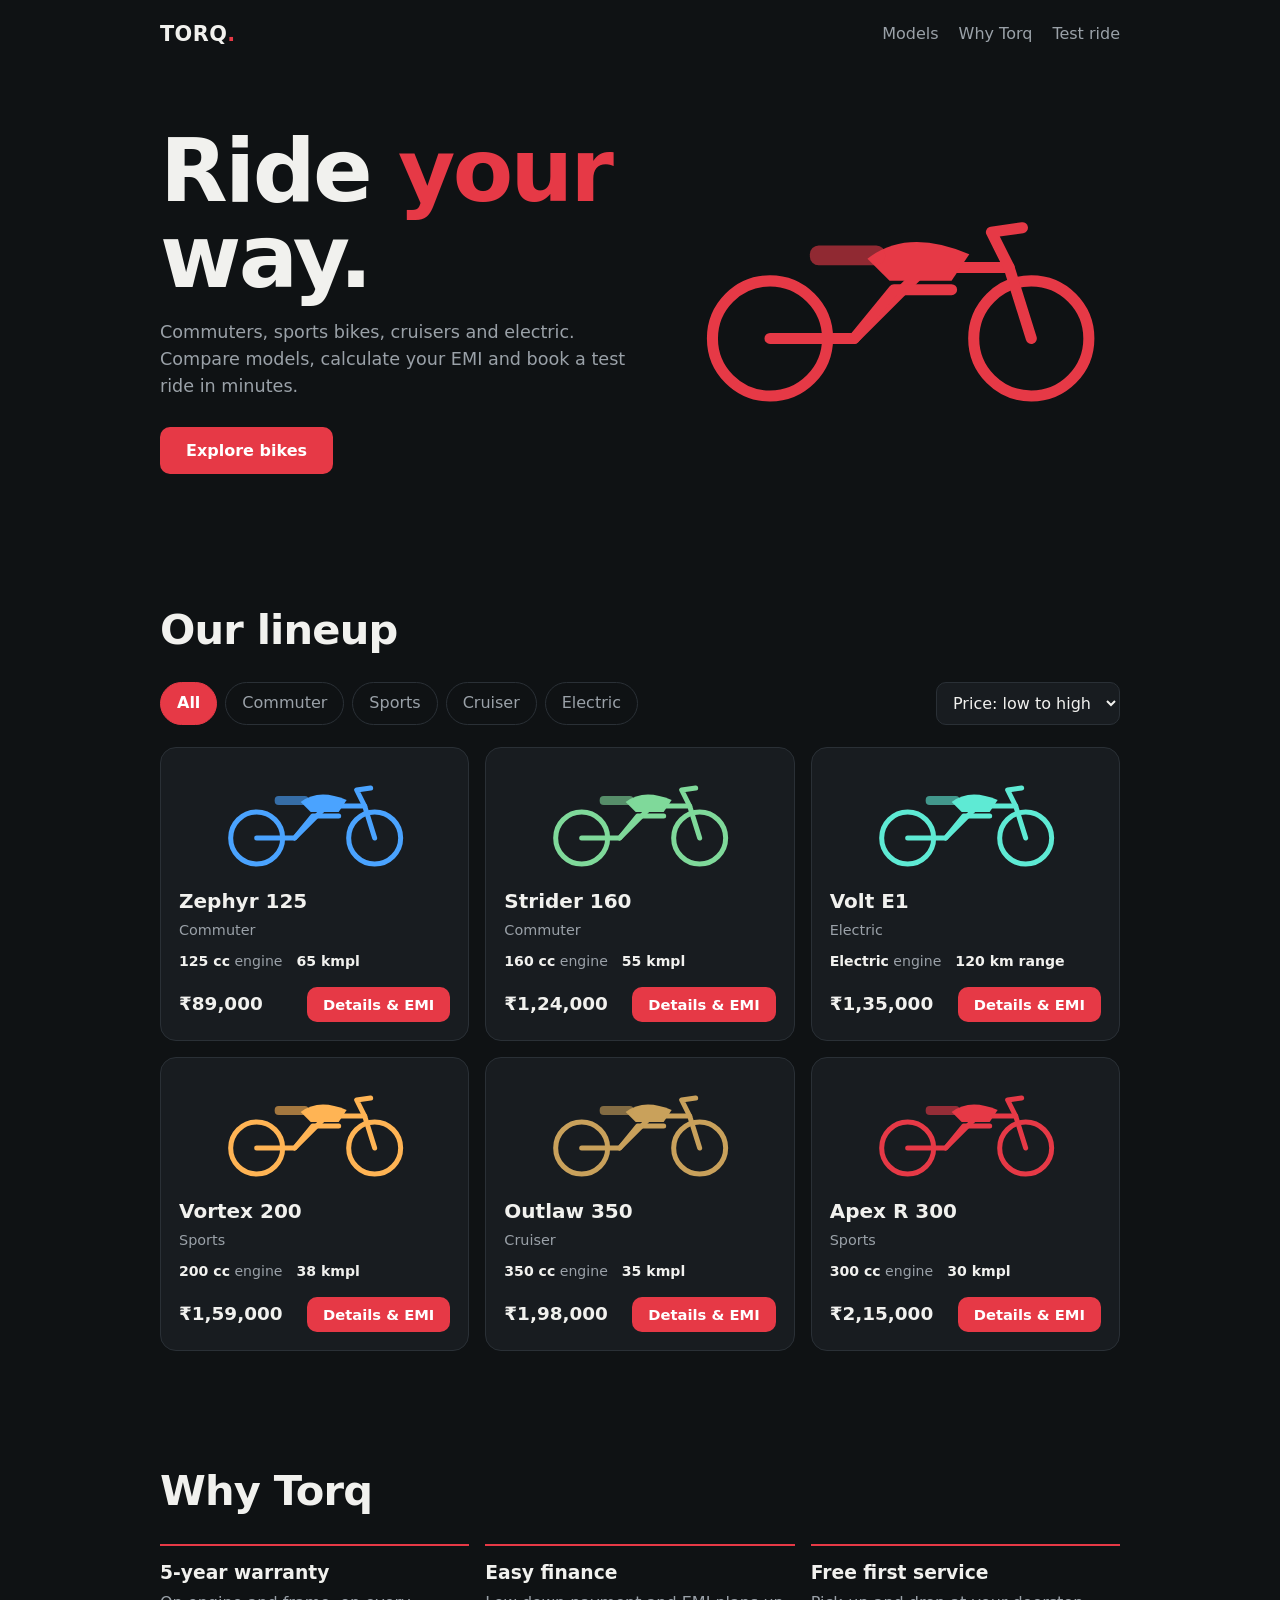
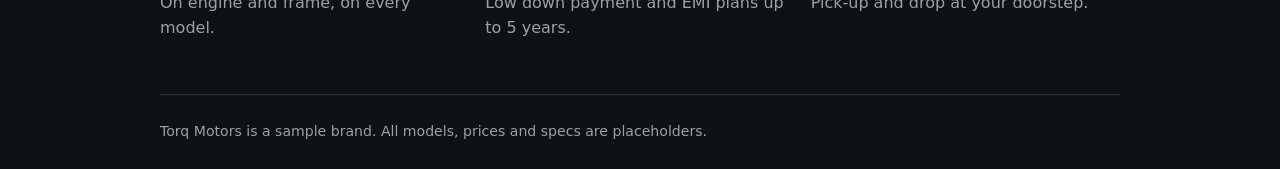
<file: index.html>
<!DOCTYPE html>
<html lang="en">
<head>
<meta charset="utf-8">
<meta name="viewport" content="width=device-width, initial-scale=1, viewport-fit=cover">
<title>Torq Motors - Ride your way</title>
<link rel="stylesheet" href="style.css">
</head>
<body>
<svg width="0" height="0" style="position:absolute" aria-hidden="true">
  <symbol id="bike" viewBox="0 0 200 110">
    <g fill="none" stroke="currentColor" stroke-width="5" stroke-linecap="round" stroke-linejoin="round">
      <circle cx="42" cy="72" r="26"/><circle cx="160" cy="72" r="26"/>
      <path d="M42 72 L80 72 L112 40 L150 40 L160 72"/>
      <path d="M80 72 L98 50 L124 50"/>
      <path d="M150 40 L142 24 L156 22"/>
    </g>
    <path d="M86 36 Q104 22 132 34 L124 46 L96 46 Z" fill="currentColor"/>
    <rect x="60" y="30" width="34" height="9" rx="4" fill="currentColor" opacity=".6"/>
  </symbol>
</svg>

<div class="wrap">
  <nav>
    <div class="logo">TORQ<i>.</i></div>
    <div><a href="#models">Models</a><a href="#why">Why Torq</a><a href="#" id="navride">Test ride</a></div>
  </nav>

  <header class="hero">
    <div>
      <h1>Ride <em>your</em> way.</h1>
      <p>Commuters, sports bikes, cruisers and electric. Compare models, calculate your EMI and book a test ride in minutes.</p>
      <a class="btn" href="#models">Explore bikes</a>
    </div>
    <svg style="color:var(--acc)" viewBox="0 0 200 110" role="img" aria-label="Motorcycle illustration"><use href="#bike"/></svg>
  </header>

  <section id="models">
    <h2>Our lineup</h2>
    <div class="tools">
      <div id="chips" style="display:flex;gap:8px;flex-wrap:wrap"></div>
      <select id="sort" aria-label="Sort bikes">
        <option value="low">Price: low to high</option>
        <option value="high">Price: high to low</option>
        <option value="cc">Engine power</option>
      </select>
    </div>
    <div class="grid" id="grid"></div>
  </section>

  <section id="why">
    <h2>Why Torq</h2>
    <div class="why">
      <div><h3>5-year warranty</h3><p>On engine and frame, on every model.</p></div>
      <div><h3>Easy finance</h3><p>Low down payment and EMI plans up to 5 years.</p></div>
      <div><h3>Free first service</h3><p>Pick-up and drop at your doorstep.</p></div>
    </div>
  </section>

  <footer>Torq Motors is a sample brand. All models, prices and specs are placeholders.</footer>
</div>

<dialog id="dlg">
  <h2 id="d-name"></h2>
  <div class="sub" id="d-sub"></div>
  <div class="emi"><b id="emi">-</b><span id="emi-note"></span></div>
  <label for="down">Down payment: <span id="down-v"></span></label>
  <input id="down" type="range" min="0" max="50" step="5" value="20">
  <label for="ten">Tenure</label>
  <select id="ten"><option value="12">12 months</option><option value="24">24 months</option><option value="36" selected>36 months</option><option value="48">48 months</option><option value="60">60 months</option></select>
  <label for="nm">Book a test ride</label>
  <input id="nm" placeholder="Your name" autocomplete="name">
  <input id="ph" type="tel" placeholder="Phone number" style="margin-top:8px" autocomplete="tel">
  <div id="ok" role="status"></div>
  <div class="acts">
    <button class="btn ghost" id="close">Close</button>
    <button class="btn" id="book">Book test ride</button>
  </div>
</dialog>

<script src="script.js"></script>
</body>
</html>
</file>
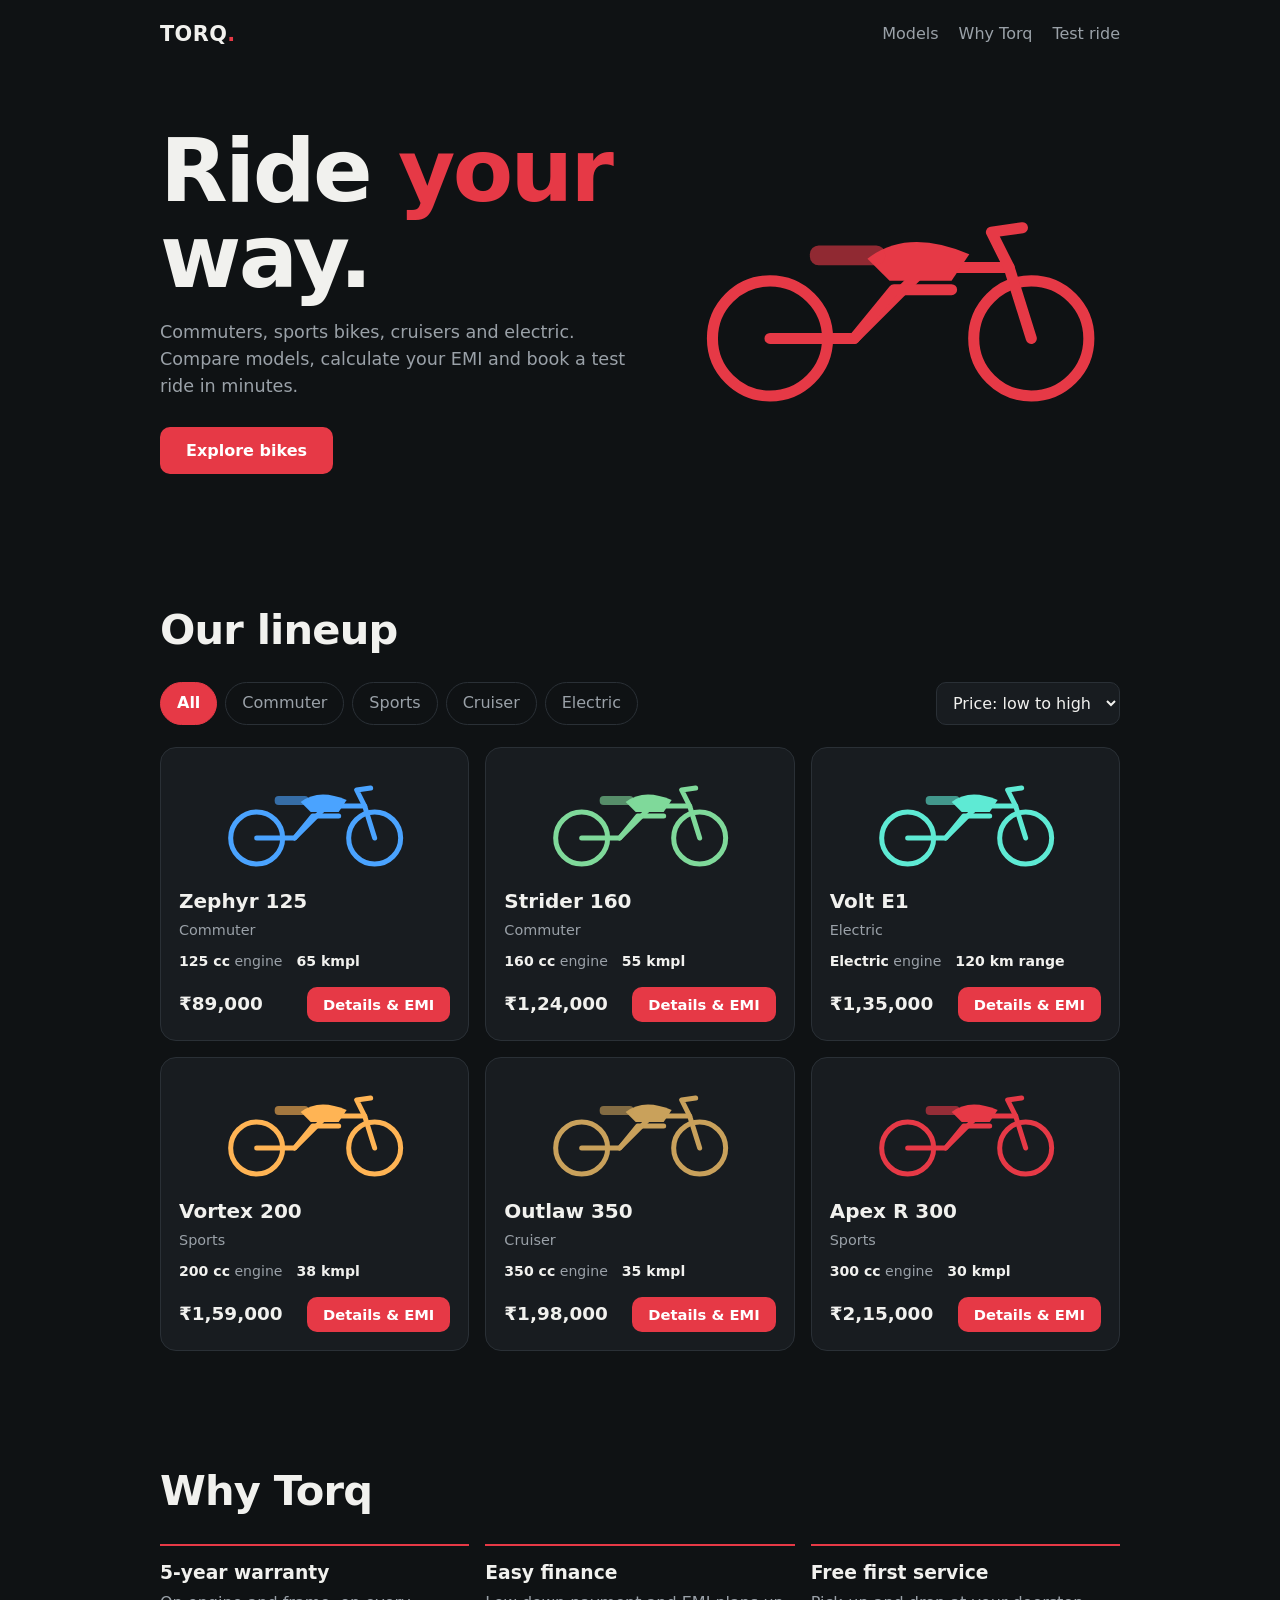
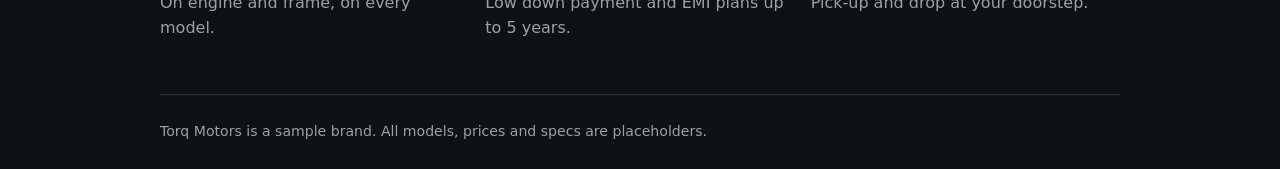
<file: bike-site-claude.html>
<!DOCTYPE html>
<html lang="en">
<head>
<meta charset="utf-8">
<meta name="viewport" content="width=device-width, initial-scale=1, viewport-fit=cover">
<title>Torq Motors — Ride your way</title>
<style>
:root{
  color-scheme:dark;
  --bg:#0f1214;--panel:#181c20;--line:#2a3036;--ink:#f1f1ee;--mute:#9aa1a8;--acc:#e63946;--acc-ink:#fff;
  --font:"Segoe UI",system-ui,-apple-system,Roboto,sans-serif;
  box-sizing:border-box;padding-top:env(safe-area-inset-top,0px);padding-bottom:env(safe-area-inset-bottom,0px);
}
html{scroll-behavior:smooth;scroll-padding-top:env(safe-area-inset-top,0px)}
*,*::before,*::after{box-sizing:inherit}
body{margin:0;background:var(--bg);color:var(--ink);font:400 16px/1.55 var(--font)}
.wrap{max-width:1000px;margin:0 auto;padding:0 20px}
nav{display:flex;justify-content:space-between;align-items:center;padding:18px 0}
.logo{font-weight:800;font-size:1.3rem;letter-spacing:.02em}.logo i{color:var(--acc);font-style:normal}
nav a{color:var(--mute);text-decoration:none;margin-left:20px}
nav a:hover{color:var(--ink)}
.hero{padding:60px 0 70px;display:grid;gap:30px;align-items:center}
h1{font-size:clamp(2.6rem,10vw,5.5rem);line-height:.98;margin:0 0 18px;letter-spacing:-.03em;font-weight:800}
h1 em{font-style:normal;color:var(--acc)}
.hero p{color:var(--mute);font-size:1.1rem;max-width:46ch;margin:0 0 26px}
.btn{display:inline-block;background:var(--acc);color:var(--acc-ink);border:0;border-radius:10px;padding:14px 26px;font:600 1rem var(--font);cursor:pointer;text-decoration:none}
.btn.ghost{background:transparent;border:1px solid var(--line);color:var(--ink)}
.hero svg{width:100%;max-width:460px;justify-self:center}
section{padding:54px 0}
h2{font-size:clamp(1.8rem,5vw,2.6rem);margin:0 0 20px;letter-spacing:-.02em}
.tools{display:flex;gap:10px;flex-wrap:wrap;margin-bottom:22px;align-items:center}
.chip{background:transparent;color:var(--mute);border:1px solid var(--line);border-radius:999px;padding:8px 16px;font:inherit;cursor:pointer}
.chip[aria-pressed="true"]{background:var(--acc);border-color:var(--acc);color:var(--acc-ink);font-weight:600}
select,input{font:inherit;color:var(--ink);background:var(--panel);border:1px solid var(--line);border-radius:10px;padding:10px 12px;width:100%}
.tools select{width:auto;margin-left:auto}
.grid{display:grid;gap:16px;grid-template-columns:repeat(auto-fill,minmax(270px,1fr))}
.card{background:var(--panel);border:1px solid var(--line);border-radius:16px;padding:18px;display:flex;flex-direction:column}
.card svg{width:100%;height:110px;margin-bottom:10px}
.card h3{margin:0;font-size:1.25rem}
.sub{color:var(--mute);font-size:.9rem;margin:2px 0 10px}
.specs{display:flex;gap:14px;font-size:.88rem;color:var(--mute);margin-bottom:14px}
.specs b{color:var(--ink)}
.card .row{display:flex;justify-content:space-between;align-items:center;margin-top:auto}
.price{font-weight:700;font-size:1.15rem}
.card .btn{padding:9px 16px;font-size:.92rem}
.why{display:grid;gap:16px;grid-template-columns:repeat(auto-fit,minmax(220px,1fr))}
.why div{border-top:2px solid var(--acc);padding-top:12px}
.why h3{margin:0 0 4px}.why p{margin:0;color:var(--mute)}
dialog{background:var(--panel);color:var(--ink);border:1px solid var(--line);border-radius:18px;padding:22px;width:min(520px,94vw);max-height:92vh}
dialog::backdrop{background:rgba(0,0,0,.65)}
dialog h2{font-size:1.6rem;margin:0 0 4px}
label{display:block;font-size:.88rem;color:var(--mute);margin:12px 0 4px}
.emi{background:var(--bg);border:1px solid var(--line);border-radius:12px;padding:14px;margin:14px 0;text-align:center}
.emi b{display:block;font-size:2rem}
.emi span{color:var(--mute);font-size:.88rem}
.acts{display:flex;gap:10px;justify-content:flex-end;margin-top:16px}
#ok{color:#7fd99a;margin-top:12px;min-height:1.4em}
footer{border-top:1px solid var(--line);padding:26px 0;color:var(--mute);font-size:.88rem}
button:focus-visible,a:focus-visible,input:focus-visible,select:focus-visible{outline:3px solid var(--ink);outline-offset:2px}
@media(min-width:800px){.hero{grid-template-columns:1.1fr 1fr}}
@media(max-width:520px){nav a{margin-left:12px}.tools select{margin-left:0;width:100%}}
</style>
</head>
<body>
<svg width="0" height="0" style="position:absolute" aria-hidden="true">
  <symbol id="bike" viewBox="0 0 200 110">
    <g fill="none" stroke="currentColor" stroke-width="5" stroke-linecap="round" stroke-linejoin="round">
      <circle cx="42" cy="72" r="26"/><circle cx="160" cy="72" r="26"/>
      <path d="M42 72 L80 72 L112 40 L150 40 L160 72"/>
      <path d="M80 72 L98 50 L124 50"/>
      <path d="M150 40 L142 24 L156 22"/>
    </g>
    <path d="M86 36 Q104 22 132 34 L124 46 L96 46 Z" fill="currentColor"/>
    <rect x="60" y="30" width="34" height="9" rx="4" fill="currentColor" opacity=".6"/>
  </symbol>
</svg>

<div class="wrap">
  <nav>
    <div class="logo">TORQ<i>.</i></div>
    <div><a href="#models">Models</a><a href="#why">Why Torq</a><a href="#" id="navride">Test ride</a></div>
  </nav>

  <header class="hero">
    <div>
      <h1>Ride <em>your</em> way.</h1>
      <p>Commuters, sports bikes, cruisers and electric. Compare models, calculate your EMI and book a test ride in minutes.</p>
      <a class="btn" href="#models">Explore bikes</a>
    </div>
    <svg style="color:var(--acc)" viewBox="0 0 200 110" role="img" aria-label="Motorcycle illustration"><use href="#bike"/></svg>
  </header>

  <section id="models">
    <h2>Our lineup</h2>
    <div class="tools">
      <div id="chips" style="display:flex;gap:8px;flex-wrap:wrap"></div>
      <select id="sort" aria-label="Sort bikes">
        <option value="low">Price: low to high</option>
        <option value="high">Price: high to low</option>
        <option value="cc">Engine power</option>
      </select>
    </div>
    <div class="grid" id="grid"></div>
  </section>

  <section id="why">
    <h2>Why Torq</h2>
    <div class="why">
      <div><h3>5-year warranty</h3><p>On engine and frame, on every model.</p></div>
      <div><h3>Easy finance</h3><p>Low down payment and EMI plans up to 5 years.</p></div>
      <div><h3>Free first service</h3><p>Pick-up and drop at your doorstep.</p></div>
    </div>
  </section>

  <footer>Torq Motors is a sample brand. All models, prices and specs are placeholders.</footer>
</div>

<dialog id="dlg">
  <h2 id="d-name"></h2>
  <div class="sub" id="d-sub"></div>
  <div class="emi"><b id="emi">—</b><span id="emi-note"></span></div>
  <label for="down">Down payment: <span id="down-v"></span></label>
  <input id="down" type="range" min="0" max="50" step="5" value="20">
  <label for="ten">Tenure</label>
  <select id="ten"><option value="12">12 months</option><option value="24">24 months</option><option value="36" selected>36 months</option><option value="48">48 months</option><option value="60">60 months</option></select>
  <label for="nm">Book a test ride</label>
  <input id="nm" placeholder="Your name" autocomplete="name">
  <input id="ph" type="tel" placeholder="Phone number" style="margin-top:8px" autocomplete="tel">
  <div id="ok" role="status"></div>
  <div class="acts">
    <button class="btn ghost" id="close">Close</button>
    <button class="btn" id="book">Book test ride</button>
  </div>
</dialog>

<script>
const BIKES=[
 {n:"Zephyr 125",c:"Commuter",cc:125,k:"65 kmpl",p:89000,col:"#4aa3ff"},
 {n:"Strider 160",c:"Commuter",cc:160,k:"55 kmpl",p:124000,col:"#7fd99a"},
 {n:"Vortex 200",c:"Sports",cc:200,k:"38 kmpl",p:159000,col:"#ffb454"},
 {n:"Apex R 300",c:"Sports",cc:300,k:"30 kmpl",p:215000,col:"#e63946"},
 {n:"Outlaw 350",c:"Cruiser",cc:350,k:"35 kmpl",p:198000,col:"#c9a15b"},
 {n:"Volt E1",c:"Electric",cc:0,k:"120 km range",p:135000,col:"#5eead4"}
];
const $=id=>document.getElementById(id);
const inr=n=>"₹"+Math.round(n).toLocaleString("en-IN");
let cat="All",cur=null;

function chips(){
  const b=$("chips");b.textContent="";
  ["All","Commuter","Sports","Cruiser","Electric"].forEach(n=>{
    const x=document.createElement("button");x.className="chip";x.textContent=n;
    x.setAttribute("aria-pressed",String(n===cat));x.onclick=()=>{cat=n;chips();grid()};b.append(x)});
}
function grid(){
  let r=BIKES.filter(b=>cat==="All"||b.c===cat);
  const s=$("sort").value;
  r.sort((a,b)=>s==="low"?a.p-b.p:s==="high"?b.p-a.p:b.cc-a.cc);
  const g=$("grid");g.textContent="";
  r.forEach(b=>{
    const c=document.createElement("article");c.className="card";
    c.innerHTML='<svg style="color:'+b.col+'" viewBox="0 0 200 110" aria-hidden="true"><use href="#bike"/></svg><h3></h3><div class="sub"></div><div class="specs"><span><b></b> engine</span><span><b></b></span></div><div class="row"><span class="price"></span></div>';
    c.querySelector("h3").textContent=b.n;
    c.querySelector(".sub").textContent=b.c;
    const sp=c.querySelectorAll(".specs b");
    sp[0].textContent=b.cc?b.cc+" cc":"Electric";sp[1].textContent=b.k;
    c.querySelector(".price").textContent=inr(b.p);
    const btn=document.createElement("button");btn.className="btn";btn.textContent="Details & EMI";
    btn.onclick=()=>openD(b);c.querySelector(".row").append(btn);
    g.append(c);
  });
}
function emi(){
  const d=+$("down").value,n=+$("ten").value,P=cur.p*(1-d/100),r=0.095/12;
  $("down-v").textContent=d+"% ("+inr(cur.p*d/100)+")";
  const e=d===100?0:P*r*Math.pow(1+r,n)/(Math.pow(1+r,n)-1);
  $("emi").textContent=inr(e)+" / month";
  $("emi-note").textContent="Loan "+inr(P)+" at 9.5% for "+n+" months (approx.)";
}
function openD(b){
  cur=b;$("d-name").textContent=b.n;
  $("d-sub").textContent=b.c+" · "+(b.cc?b.cc+" cc":"Electric")+" · "+b.k+" · "+inr(b.p);
  $("ok").textContent="";$("nm").value="";$("ph").value="";
  emi();$("dlg").showModal();
}
$("down").oninput=emi;$("ten").onchange=emi;
$("close").onclick=()=>$("dlg").close();
$("book").onclick=()=>{
  const n=$("nm").value.trim(),p=$("ph").value.trim();
  $("ok").style.color=(n&&/^[0-9+\s-]{8,15}$/.test(p))?"#7fd99a":"#ff9a9a";
  $("ok").textContent=(n&&/^[0-9+\s-]{8,15}$/.test(p))
    ?"Thanks "+n+"! We'll call you to confirm your "+cur.n+" test ride."
    :"Enter your name and a valid phone number.";
};
$("navride").onclick=e=>{e.preventDefault();openD(BIKES[0])};
$("sort").onchange=grid;
chips();grid();
</script>
</body>
</html>
</file>
<file: style.css>
:root{
  color-scheme:dark;
  --bg:#0f1214;--panel:#181c20;--line:#2a3036;--ink:#f1f1ee;--mute:#9aa1a8;--acc:#e63946;--acc-ink:#fff;
  --font:"Segoe UI",system-ui,-apple-system,Roboto,sans-serif;
  box-sizing:border-box;padding-top:env(safe-area-inset-top,0px);padding-bottom:env(safe-area-inset-bottom,0px);
}
html{scroll-behavior:smooth;scroll-padding-top:env(safe-area-inset-top,0px)}
*,*::before,*::after{box-sizing:inherit}
body{margin:0;background:var(--bg);color:var(--ink);font:400 16px/1.55 var(--font)}
.wrap{max-width:1000px;margin:0 auto;padding:0 20px}
nav{display:flex;justify-content:space-between;align-items:center;padding:18px 0}
.logo{font-weight:800;font-size:1.3rem;letter-spacing:.02em}.logo i{color:var(--acc);font-style:normal}
nav a{color:var(--mute);text-decoration:none;margin-left:20px}
nav a:hover{color:var(--ink)}
.hero{padding:60px 0 70px;display:grid;gap:30px;align-items:center}
h1{font-size:clamp(2.6rem,10vw,5.5rem);line-height:.98;margin:0 0 18px;letter-spacing:-.03em;font-weight:800}
h1 em{font-style:normal;color:var(--acc)}
.hero p{color:var(--mute);font-size:1.1rem;max-width:46ch;margin:0 0 26px}
.btn{display:inline-block;background:var(--acc);color:var(--acc-ink);border:0;border-radius:10px;padding:14px 26px;font:600 1rem var(--font);cursor:pointer;text-decoration:none}
.btn.ghost{background:transparent;border:1px solid var(--line);color:var(--ink)}
.hero svg{width:100%;max-width:460px;justify-self:center}
section{padding:54px 0}
h2{font-size:clamp(1.8rem,5vw,2.6rem);margin:0 0 20px;letter-spacing:-.02em}
.tools{display:flex;gap:10px;flex-wrap:wrap;margin-bottom:22px;align-items:center}
.chip{background:transparent;color:var(--mute);border:1px solid var(--line);border-radius:999px;padding:8px 16px;font:inherit;cursor:pointer}
.chip[aria-pressed="true"]{background:var(--acc);border-color:var(--acc);color:var(--acc-ink);font-weight:600}
select,input{font:inherit;color:var(--ink);background:var(--panel);border:1px solid var(--line);border-radius:10px;padding:10px 12px;width:100%}
.tools select{width:auto;margin-left:auto}
.grid{display:grid;gap:16px;grid-template-columns:repeat(auto-fill,minmax(270px,1fr))}
.card{background:var(--panel);border:1px solid var(--line);border-radius:16px;padding:18px;display:flex;flex-direction:column}
.card svg{width:100%;height:110px;margin-bottom:10px}
.card h3{margin:0;font-size:1.25rem}
.sub{color:var(--mute);font-size:.9rem;margin:2px 0 10px}
.specs{display:flex;gap:14px;font-size:.88rem;color:var(--mute);margin-bottom:14px}
.specs b{color:var(--ink)}
.card .row{display:flex;justify-content:space-between;align-items:center;margin-top:auto}
.price{font-weight:700;font-size:1.15rem}
.card .btn{padding:9px 16px;font-size:.92rem}
.why{display:grid;gap:16px;grid-template-columns:repeat(auto-fit,minmax(220px,1fr))}
.why div{border-top:2px solid var(--acc);padding-top:12px}
.why h3{margin:0 0 4px}.why p{margin:0;color:var(--mute)}
dialog{background:var(--panel);color:var(--ink);border:1px solid var(--line);border-radius:18px;padding:22px;width:min(520px,94vw);max-height:92vh}
dialog::backdrop{background:rgba(0,0,0,.65)}
dialog h2{font-size:1.6rem;margin:0 0 4px}
label{display:block;font-size:.88rem;color:var(--mute);margin:12px 0 4px}
.emi{background:var(--bg);border:1px solid var(--line);border-radius:12px;padding:14px;margin:14px 0;text-align:center}
.emi b{display:block;font-size:2rem}
.emi span{color:var(--mute);font-size:.88rem}
.acts{display:flex;gap:10px;justify-content:flex-end;margin-top:16px}
#ok{color:#7fd99a;margin-top:12px;min-height:1.4em}
footer{border-top:1px solid var(--line);padding:26px 0;color:var(--mute);font-size:.88rem}
button:focus-visible,a:focus-visible,input:focus-visible,select:focus-visible{outline:3px solid var(--ink);outline-offset:2px}
@media(min-width:800px){.hero{grid-template-columns:1.1fr 1fr}}
@media(max-width:520px){nav a{margin-left:12px}.tools select{margin-left:0;width:100%}}
</file>
